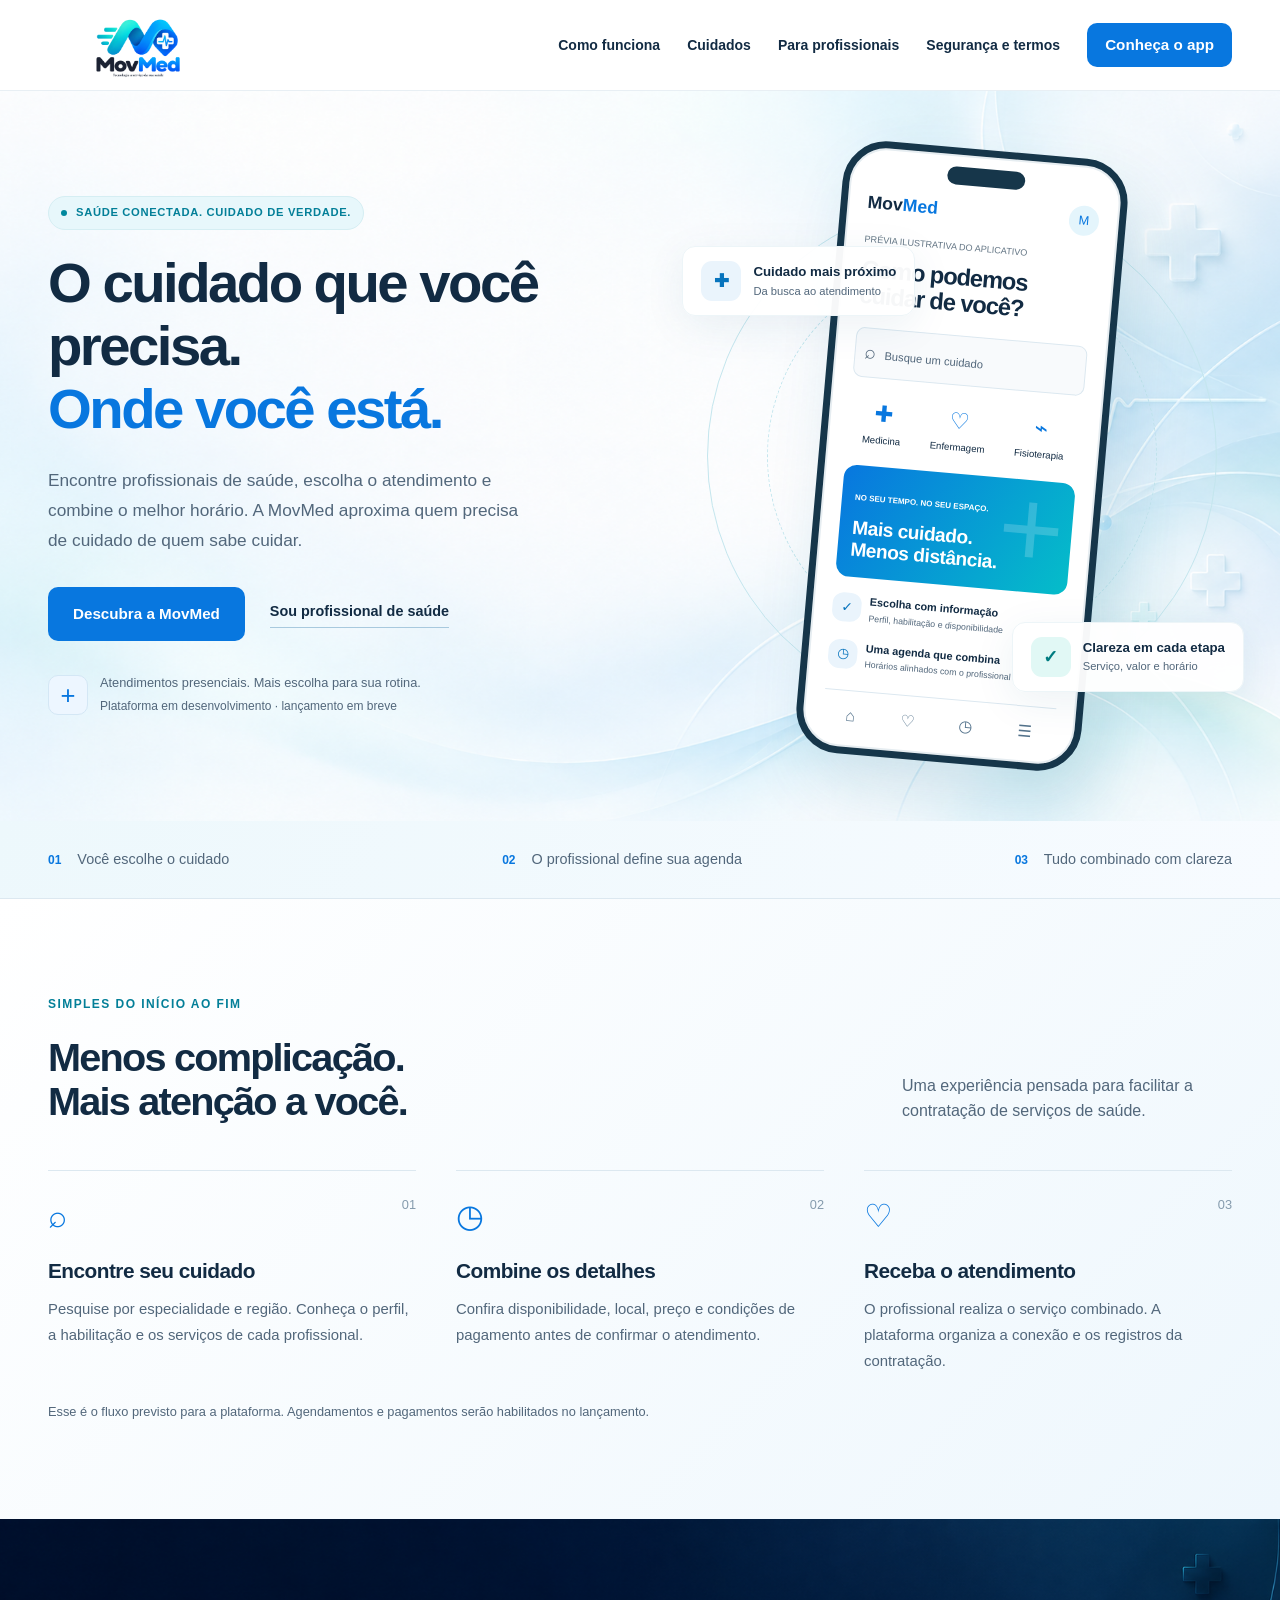
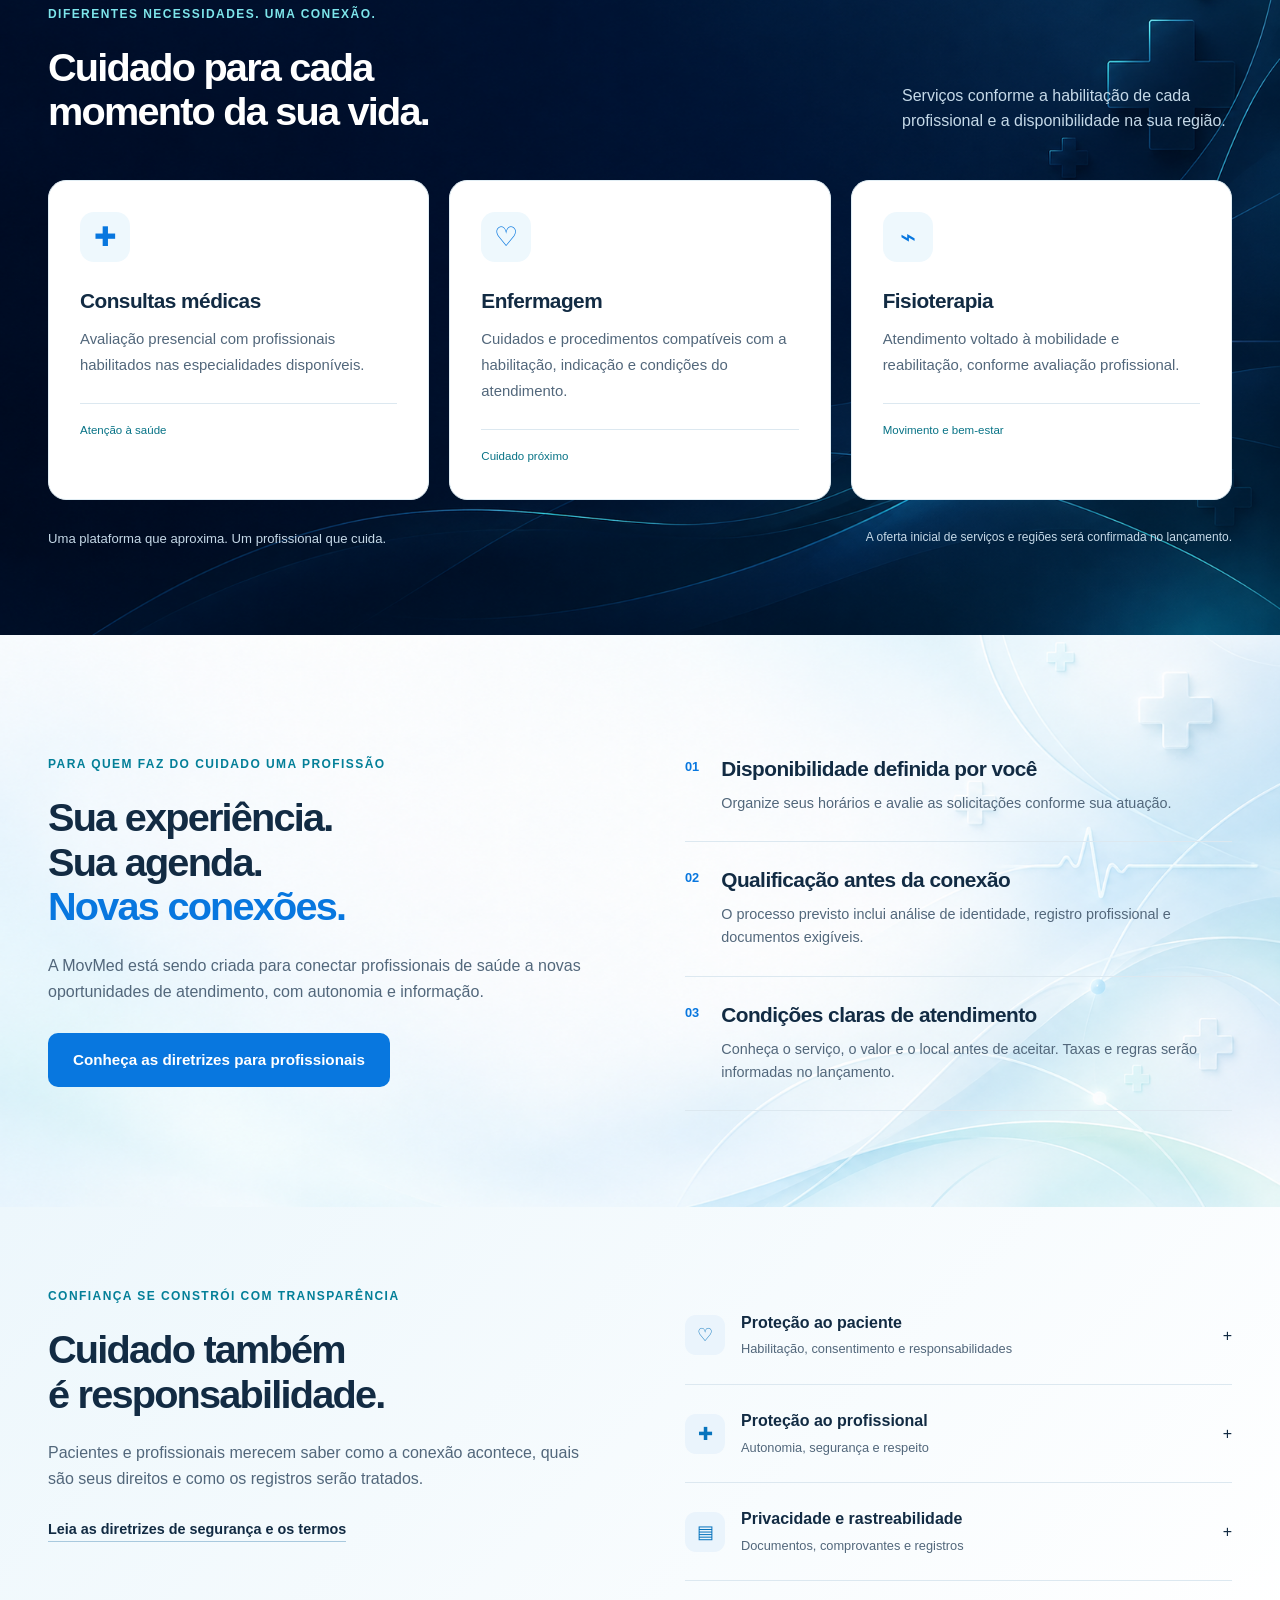
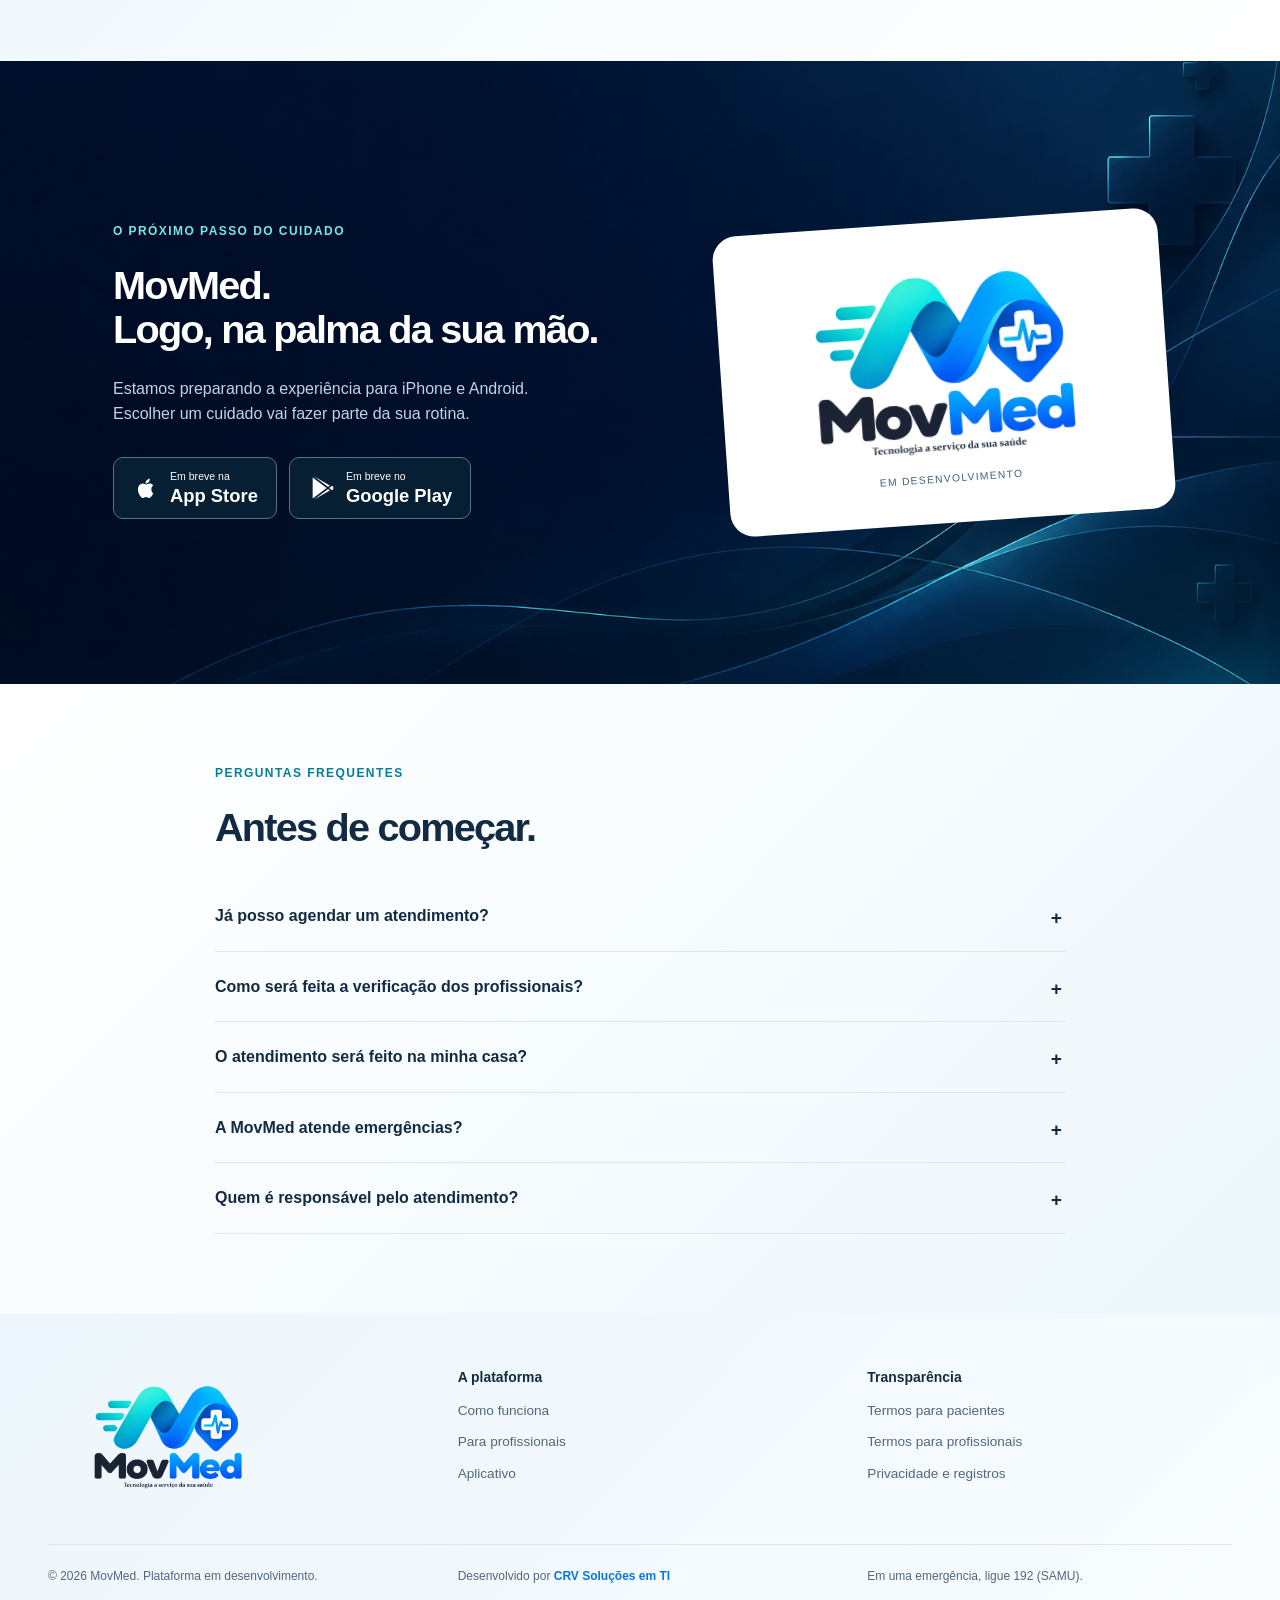
<file: public/index.html>
<!doctype html>
<html lang="pt-BR">
  <head>
    <meta charset="UTF-8" />
    <meta name="viewport" content="width=device-width, initial-scale=1" />
    <meta name="theme-color" content="#087de8" />
    <meta
      name="description"
      content="Conheça a MovMed: uma plataforma em desenvolvimento para conectar pacientes e profissionais de saúde, com escolha de especialidades, horários e serviços."
    />
    <title>MovMed — O cuidado vai até você</title>
    <link rel="icon" href="assets/favicon.svg" type="image/svg+xml" />
    <link rel="stylesheet" href="styles.css" />
    <script src="app.js" defer></script>
  </head>
  <body>
    <a class="skip" href="#conteudo">Pular para o conteúdo</a>
    <header class="header">
      <div class="container nav">
        <a class="brand" href="index.html" aria-label="MovMed, início"
          ><img
            src="assets/logo-movmed.png"
            alt="MovMed — Tecnologia a serviço da sua saúde" /></a
        ><button
          class="menu-toggle"
          aria-expanded="false"
          aria-controls="menu"
          aria-label="Abrir menu"
        >
          ☰
        </button>
        <nav id="menu" aria-label="Principal">
          <a href="index.html#como-funciona">Como funciona</a
          ><a href="index.html#cuidados">Cuidados</a
          ><a href="index.html#profissionais">Para profissionais</a
          ><a href="termos.html">Segurança e termos</a
          ><a class="button small" href="index.html#aplicativo"
            >Conheça o app</a
          >
        </nav>
      </div>
    </header>
    <main id="conteudo">
      <section class="hero">
        <div class="container hero-grid">
          <div class="hero-copy">
            <span class="eyebrow pill"
              ><span></span> SAÚDE CONECTADA. CUIDADO DE VERDADE.</span
            >
            <h1>O cuidado que você precisa.<br /><em>Onde você está.</em></h1>
            <p>
              Encontre profissionais de saúde, escolha o atendimento e combine o
              melhor horário. A MovMed aproxima quem precisa de cuidado de quem
              sabe cuidar.
            </p>
            <div class="hero-actions">
              <a class="button" href="#como-funciona">Descubra a MovMed</a
              ><a class="text-link" href="#profissionais"
                >Sou profissional de saúde</a
              >
            </div>
            <div class="hero-note">
              <span class="mini-cross">+</span
              ><span
                >Atendimentos presenciais. Mais escolha para sua rotina.<small
                  >Plataforma em desenvolvimento · lançamento em breve</small
                ></span
              >
            </div>
          </div>
          <div class="hero-visual">
            <div class="orbit orbit-one"></div>
            <div class="orbit orbit-two"></div>
            <div class="floating-label">
              <span class="icon blue">✚</span>
              <div>
                Cuidado mais próximo<small>Da busca ao atendimento</small>
              </div>
            </div>
            <div class="phone">
              <div class="phone-camera"></div>
              <div class="phone-top">
                <b>Mov<span>Med</span></b
                ><span class="avatar">M</span>
              </div>
              <small class="phone-caption"
                >PRÉVIA ILUSTRATIVA DO APLICATIVO</small
              >
              <h2>Como podemos<br />cuidar de você?</h2>
              <div class="mock-search"><span>⌕</span> Busque um cuidado</div>
              <div class="phone-options">
                <span>✚<small>Medicina</small></span
                ><span>♡<small>Enfermagem</small></span
                ><span>⌁<small>Fisioterapia</small></span>
              </div>
              <div class="phone-feature">
                <span class="tiny-label">NO SEU TEMPO. NO SEU ESPAÇO.</span>
                <h3>Mais cuidado.<br />Menos distância.</h3>
                <span class="feature-plus">+</span>
              </div>
              <div class="mock-result">
                <span class="icon">✓</span>
                <div>
                  <strong>Escolha com informação</strong
                  ><small>Perfil, habilitação e disponibilidade</small>
                </div>
              </div>
              <div class="mock-result">
                <span class="icon">◷</span>
                <div>
                  <strong>Uma agenda que combina</strong
                  ><small>Horários alinhados com o profissional</small>
                </div>
              </div>
              <div class="phone-bottom">
                ⌂ <span>♡</span><span>◷</span><span>☰</span>
              </div>
            </div>
            <div class="floating-label label-bottom">
              <span class="icon cyan">✓</span>
              <div>
                Clareza em cada etapa<small>Serviço, valor e horário</small>
              </div>
            </div>
          </div>
        </div>
      </section>
      <div class="principles container">
        <span><b>01</b> Você escolhe o cuidado</span
        ><span><b>02</b> O profissional define sua agenda</span
        ><span><b>03</b> Tudo combinado com clareza</span>
      </div>
      <section id="como-funciona" class="section container">
        <div class="section-heading">
          <div>
            <span class="eyebrow">SIMPLES DO INÍCIO AO FIM</span>
            <h2>Menos complicação.<br />Mais atenção a você.</h2>
          </div>
          <p>
            Uma experiência pensada para facilitar a contratação de serviços de
            saúde.
          </p>
        </div>
        <div class="steps">
          <article>
            <span class="step-number">01</span>
            <div class="line-icon">⌕</div>
            <h3>Encontre seu cuidado</h3>
            <p>
              Pesquise por especialidade e região. Conheça o perfil, a
              habilitação e os serviços de cada profissional.
            </p>
          </article>
          <article>
            <span class="step-number">02</span>
            <div class="line-icon">◷</div>
            <h3>Combine os detalhes</h3>
            <p>
              Confira disponibilidade, local, preço e condições de pagamento
              antes de confirmar o atendimento.
            </p>
          </article>
          <article>
            <span class="step-number">03</span>
            <div class="line-icon">♡</div>
            <h3>Receba o atendimento</h3>
            <p>
              O profissional realiza o serviço combinado. A plataforma organiza
              a conexão e os registros da contratação.
            </p>
          </article>
        </div>
        <p class="section-note">
          Esse é o fluxo previsto para a plataforma. Agendamentos e pagamentos
          serão habilitados no lançamento.
        </p>
      </section>
      <section class="care-section" id="cuidados">
        <div class="container">
          <div class="section-heading">
            <div>
              <span class="eyebrow">DIFERENTES NECESSIDADES. UMA CONEXÃO.</span>
              <h2>Cuidado para cada<br />momento da sua vida.</h2>
            </div>
            <p>
              Serviços conforme a habilitação de cada profissional e a
              disponibilidade na sua região.
            </p>
          </div>
          <div class="care-grid">
            <article>
              <span class="care-icon">✚</span>
              <h3>Consultas médicas</h3>
              <p>
                Avaliação presencial com profissionais habilitados nas
                especialidades disponíveis.
              </p>
              <span class="care-tag">Atenção à saúde</span>
            </article>
            <article>
              <span class="care-icon">♡</span>
              <h3>Enfermagem</h3>
              <p>
                Cuidados e procedimentos compatíveis com a habilitação,
                indicação e condições do atendimento.
              </p>
              <span class="care-tag">Cuidado próximo</span>
            </article>
            <article>
              <span class="care-icon">⌁</span>
              <h3>Fisioterapia</h3>
              <p>
                Atendimento voltado à mobilidade e reabilitação, conforme
                avaliação profissional.
              </p>
              <span class="care-tag">Movimento e bem-estar</span>
            </article>
          </div>
          <div class="care-foot">
            <span>Uma plataforma que aproxima. Um profissional que cuida.</span
            ><small
              >A oferta inicial de serviços e regiões será confirmada no
              lançamento.</small
            >
          </div>
        </div>
      </section>
      <section id="profissionais" class="section container">
        <div class="professional-panel">
          <div>
            <span class="eyebrow">PARA QUEM FAZ DO CUIDADO UMA PROFISSÃO</span>
            <h2>
              Sua experiência.<br />Sua agenda.<br /><em>Novas conexões.</em>
            </h2>
            <p>
              A MovMed está sendo criada para conectar profissionais de saúde a
              novas oportunidades de atendimento, com autonomia e informação.
            </p>
            <a class="button" href="termos.html#profissionais"
              >Conheça as diretrizes para profissionais</a
            >
          </div>
          <div class="professional-points">
            <article>
              <span>01</span>
              <div>
                <h3>Disponibilidade definida por você</h3>
                <p>
                  Organize seus horários e avalie as solicitações conforme sua
                  atuação.
                </p>
              </div>
            </article>
            <article>
              <span>02</span>
              <div>
                <h3>Qualificação antes da conexão</h3>
                <p>
                  O processo previsto inclui análise de identidade, registro
                  profissional e documentos exigíveis.
                </p>
              </div>
            </article>
            <article>
              <span>03</span>
              <div>
                <h3>Condições claras de atendimento</h3>
                <p>
                  Conheça o serviço, o valor e o local antes de aceitar. Taxas e
                  regras serão informadas no lançamento.
                </p>
              </div>
            </article>
          </div>
        </div>
      </section>
      <section class="trust container">
        <div>
          <span class="eyebrow">CONFIANÇA SE CONSTRÓI COM TRANSPARÊNCIA</span>
          <h2>Cuidado também<br />é responsabilidade.</h2>
          <p>
            Pacientes e profissionais merecem saber como a conexão acontece,
            quais são seus direitos e como os registros serão tratados.
          </p>
          <a class="text-link" href="termos.html"
            >Leia as diretrizes de segurança e os termos</a
          >
        </div>
        <div class="trust-links">
          <a href="termos.html#pacientes"
            ><span class="icon">♡</span>
            <div>
              <strong>Proteção ao paciente</strong
              ><small>Habilitação, consentimento e responsabilidades</small>
            </div>
            <span>+</span></a
          ><a href="termos.html#profissionais"
            ><span class="icon">✚</span>
            <div>
              <strong>Proteção ao profissional</strong
              ><small>Autonomia, segurança e respeito</small>
            </div>
            <span>+</span></a
          ><a href="termos.html#privacidade"
            ><span class="icon">▤</span>
            <div>
              <strong>Privacidade e rastreabilidade</strong
              ><small>Documentos, comprovantes e registros</small>
            </div>
            <span>+</span></a
          >
        </div>
      </section>
      <section id="aplicativo" class="section container">
        <div class="app-panel">
          <div>
            <span class="eyebrow">O PRÓXIMO PASSO DO CUIDADO</span>
            <h2>MovMed.<br />Logo, na palma da sua mão.</h2>
            <p>
              Estamos preparando a experiência para iPhone e Android. Escolher
              um cuidado vai fazer parte da sua rotina.
            </p>
            <div class="store-buttons">
              <button class="store" data-store="App Store">
                <svg viewBox="0 0 24 24" aria-hidden="true">
                  <path
                    d="M16.6 12.8c0-2 1.6-3 1.7-3.1-1-1.4-2.5-1.6-3-1.6-1.3-.1-2.5.8-3.2.8-.6 0-1.7-.8-2.8-.8-1.5 0-2.8.9-3.5 2.1-1.5 2.5-.4 6.2 1 8.2.7 1 1.4 2.1 2.5 2.1 1 0 1.4-.7 2.7-.7 1.2 0 1.6.7 2.7.7s1.8-1 2.5-2c.7-1.1 1-2.1 1-2.2-.1 0-1.6-.6-1.6-3.5ZM14.4 6.8c.6-.8 1-1.8.9-2.8-.9 0-2 .6-2.7 1.4-.6.7-1.1 1.7-1 2.7 1 .1 2-.5 2.8-1.3Z"
                  /></svg
                ><span
                  ><small>Em breve na</small><strong>App Store</strong></span
                ></button
              ><button class="store" data-store="Google Play">
                <svg viewBox="0 0 24 24" aria-hidden="true">
                  <path
                    d="m4 3 12 9L4 21V3Zm1-1 14 8-2 1L5 2Zm0 20 12-9 2 1-14 8Zm13-10 3-2c1 1 1 3 0 4l-3-2Z"
                  /></svg
                ><span
                  ><small>Em breve no</small><strong>Google Play</strong></span
                >
              </button>
            </div>
          </div>
          <div class="app-mark">
            <img src="assets/logo-movmed.png" alt="MovMed" /><span
              >EM DESENVOLVIMENTO</span
            >
          </div>
        </div>
      </section>
      <section class="faq section container">
        <span class="eyebrow">PERGUNTAS FREQUENTES</span>
        <h2>Antes de começar.</h2>
        <details>
          <summary>Já posso agendar um atendimento?</summary>
          <p>
            Ainda não. Este site apresenta a proposta da MovMed. Cadastro,
            contratação, pagamento e atendimento serão disponibilizados na
            plataforma após o lançamento.
          </p>
        </details>
        <details>
          <summary>Como será feita a verificação dos profissionais?</summary>
          <p>
            O processo previsto inclui análise de identidade, habilitação,
            registro no conselho competente e documentos aplicáveis ao serviço.
            Critérios de atualização e acompanhamento serão definidos antes da
            operação. A verificação não representa garantia de resultado
            clínico.
          </p>
        </details>
        <details>
          <summary>O atendimento será feito na minha casa?</summary>
          <p>
            A proposta inclui atendimentos presenciais no local combinado,
            quando o serviço e a avaliação profissional permitirem. A região
            atendida, as condições do ambiente e os procedimentos disponíveis
            serão informados na contratação.
          </p>
        </details>
        <details>
          <summary>A MovMed atende emergências?</summary>
          <p>
            Não. A proposta é para serviços programados. Em urgências ou
            emergências, procure um serviço de emergência ou ligue 192 (SAMU).
          </p>
        </details>
        <details>
          <summary>Quem é responsável pelo atendimento?</summary>
          <p>
            O profissional responde pelos atos de sua atuação, conforme a
            legislação e as normas da profissão. A MovMed tem responsabilidades
            próprias como plataforma. Os termos não excluem direitos legais de
            pacientes ou profissionais.
          </p>
        </details>
      </section>
    </main>
    <footer>
      <div class="container footer-main">
        <a class="footer-brand" href="index.html" aria-label="MovMed, início">
          <img
            src="assets/logo-movmed.png"
            alt="MovMed — Tecnologia a serviço da sua saúde"
            loading="lazy"
          />
        </a>
        <div>
          <strong>A plataforma</strong
          ><a href="index.html#como-funciona">Como funciona</a
          ><a href="index.html#profissionais">Para profissionais</a
          ><a href="index.html#aplicativo">Aplicativo</a>
        </div>
        <div>
          <strong>Transparência</strong
          ><a href="termos.html#pacientes">Termos para pacientes</a
          ><a href="termos.html#profissionais">Termos para profissionais</a
          ><a href="termos.html#privacidade">Privacidade e registros</a>
        </div>
      </div>
      <div class="container footer-bottom">
        <span>© 2026 MovMed. Plataforma em desenvolvimento.</span>
        <span class="developer-credit">
          Desenvolvido por
          <a
            href="https://crvsolucoesti.com"
            target="_blank"
            rel="noopener noreferrer"
            >CRV Soluções em TI</a
          >
        </span>
        <span>Em uma emergência, ligue 192 (SAMU).</span>
      </div>
    </footer>
    <dialog id="store-dialog" aria-labelledby="dialog-title">
      <button class="dialog-close" aria-label="Fechar">×</button
      ><span class="eyebrow">ESTAMOS PREPARANDO TUDO</span>
      <h2 id="dialog-title">Um novo jeito de encontrar cuidado.</h2>
      <p>
        O aplicativo MovMed ainda está em desenvolvimento. O link de download
        será disponibilizado aqui após a publicação na loja.
      </p>
      <button class="button dialog-dismiss">Entendi</button>
    </dialog>
  </body>
</html>
</file>
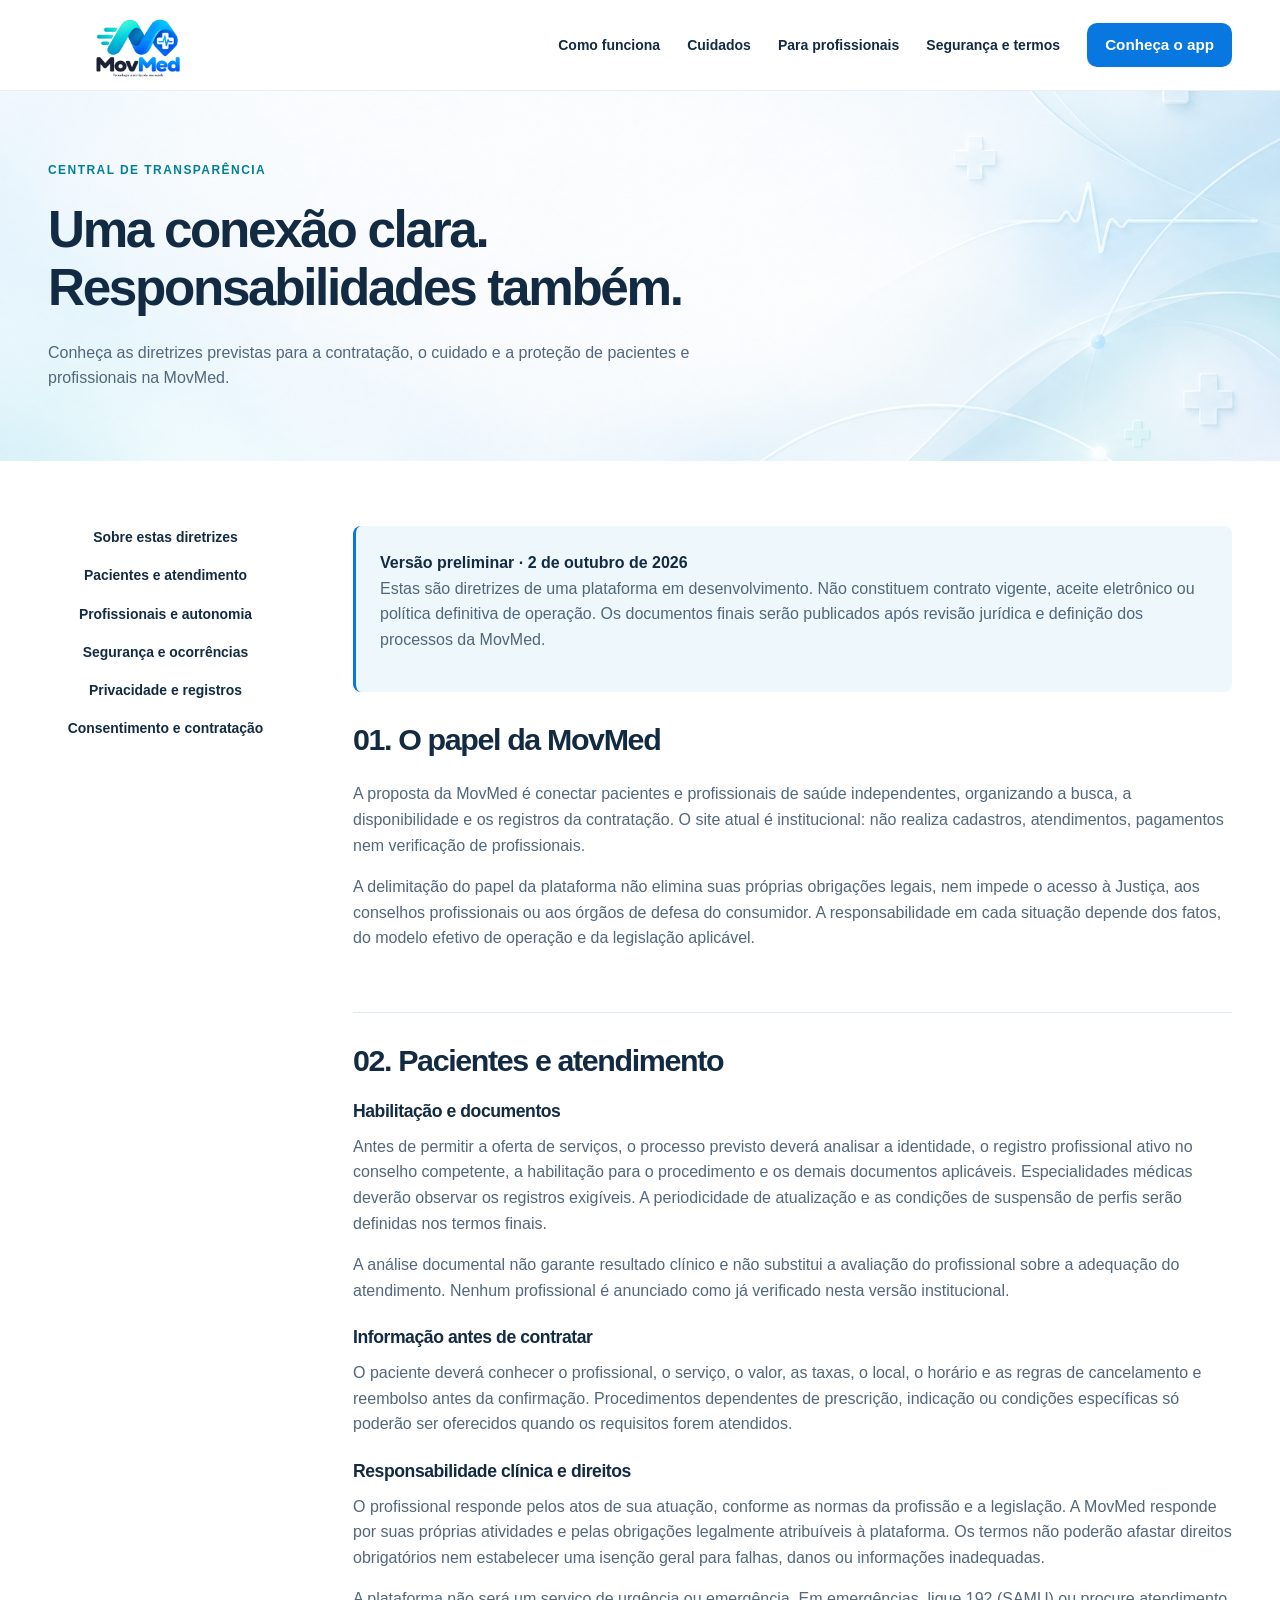
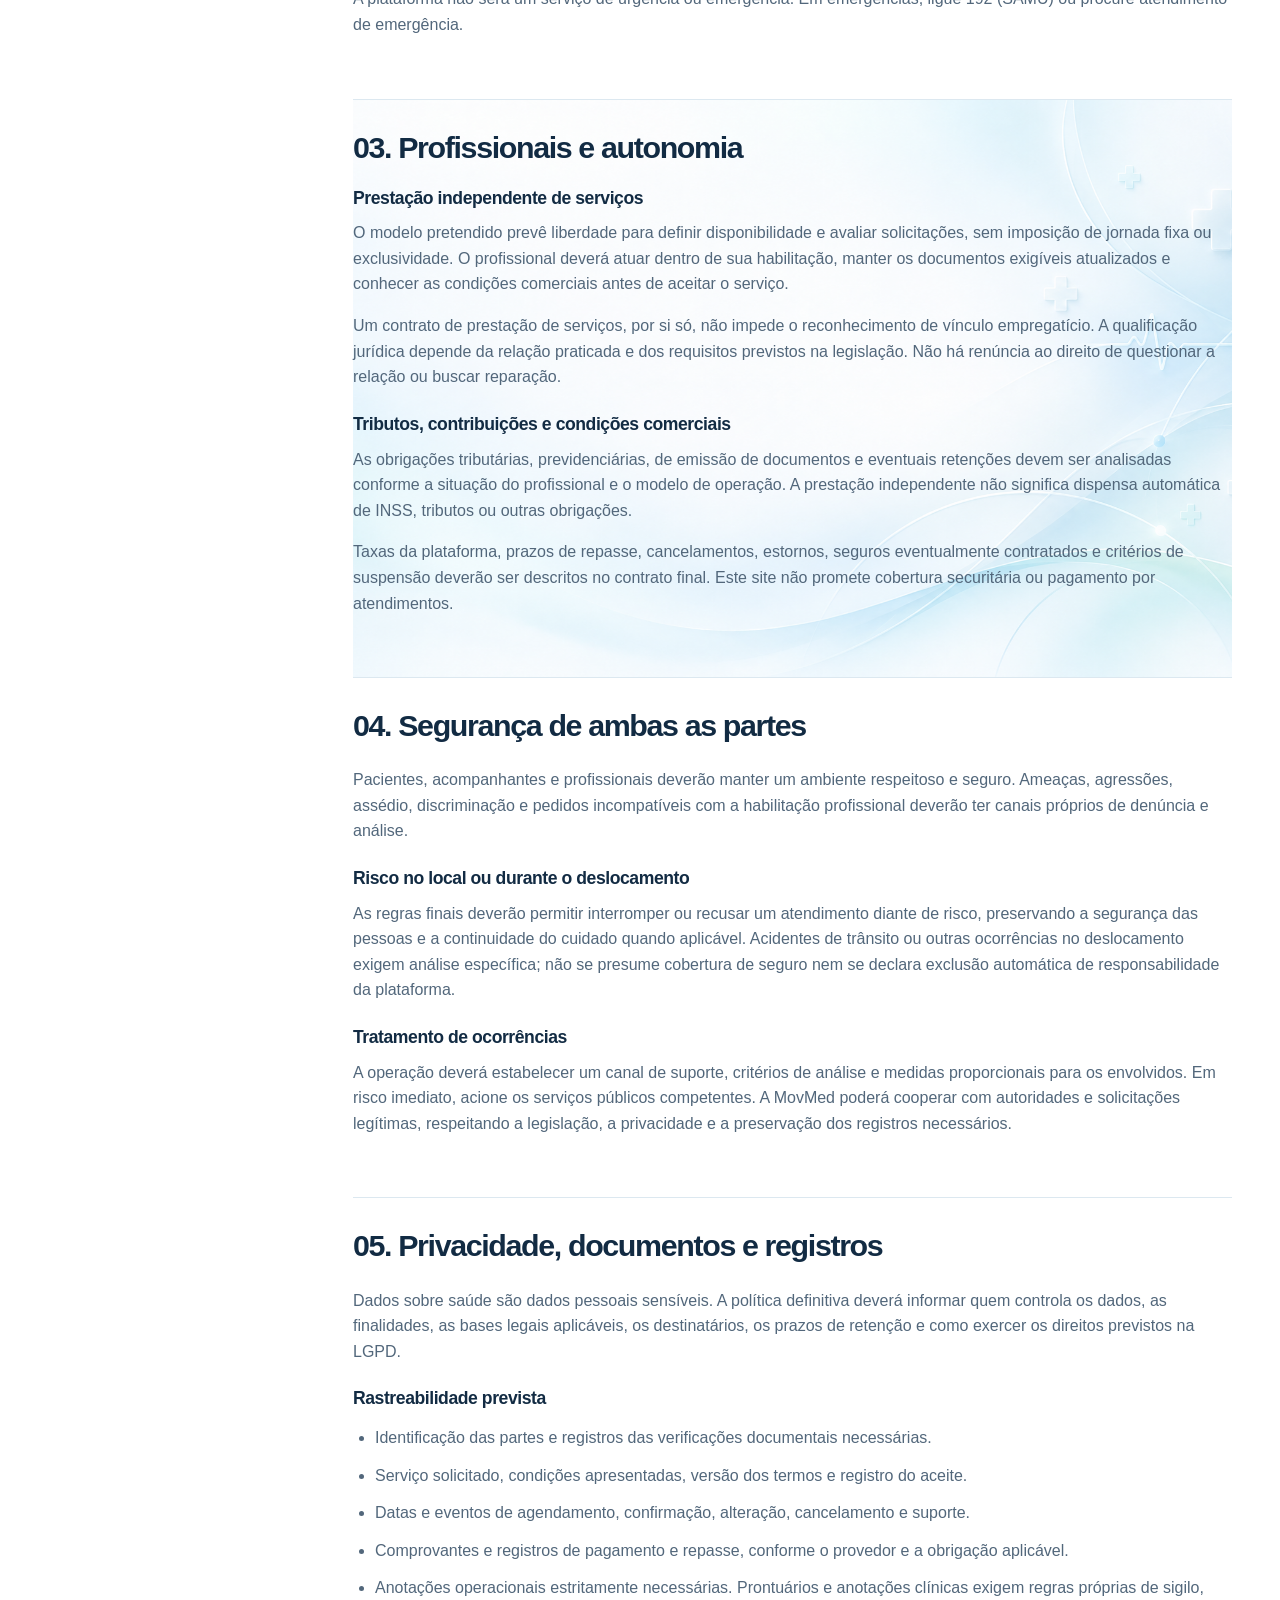
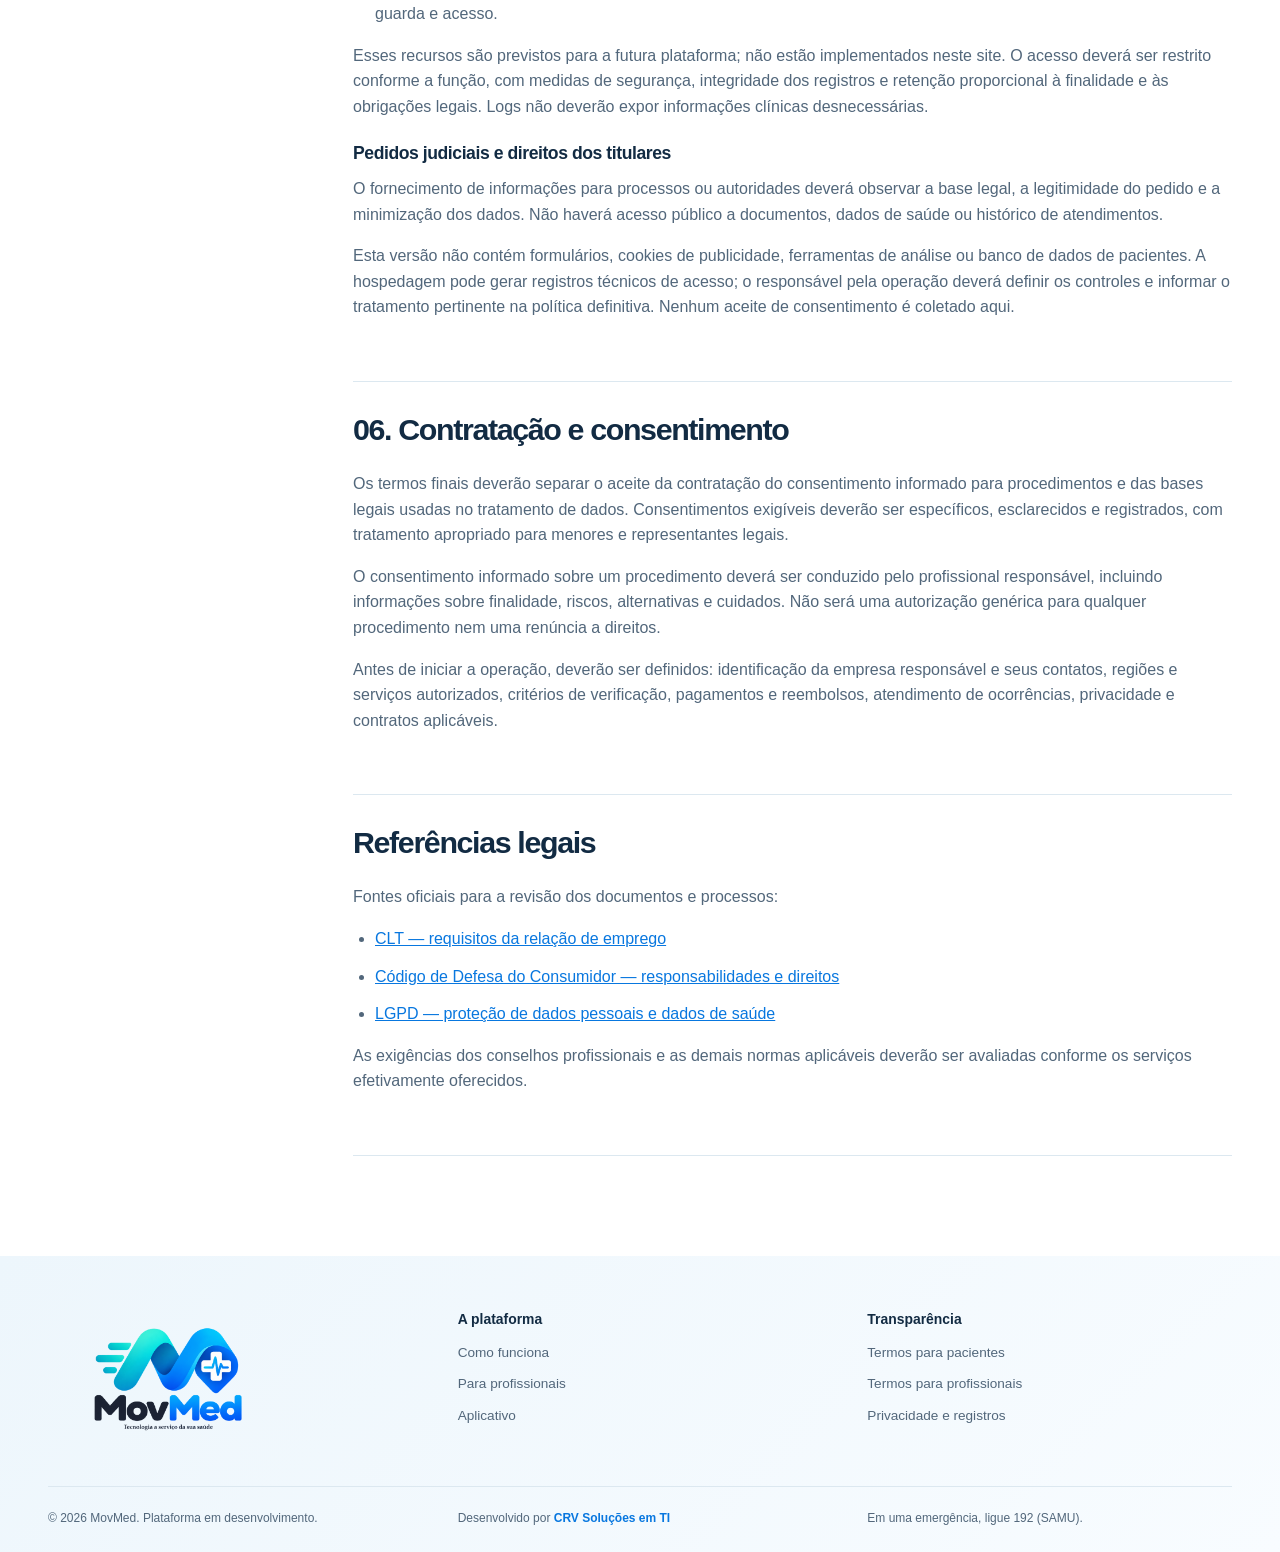
<file: public/termos.html>
<!doctype html>
<html lang="pt-BR">
  <head>
    <meta charset="UTF-8" />
    <meta name="viewport" content="width=device-width, initial-scale=1" />
    <meta name="theme-color" content="#087de8" />
    <meta
      name="description"
      content="Conheça a MovMed: uma plataforma em desenvolvimento para conectar pacientes e profissionais de saúde, com escolha de especialidades, horários e serviços."
    />
    <title>Segurança e termos — MovMed</title>
    <link rel="icon" href="assets/favicon.svg" type="image/svg+xml" />
    <link rel="stylesheet" href="styles.css" />
    <script src="app.js" defer></script>
  </head>
  <body>
    <a class="skip" href="#conteudo">Pular para o conteúdo</a>
    <header class="header">
      <div class="container nav">
        <a class="brand" href="index.html" aria-label="MovMed, início"
          ><img
            src="assets/logo-movmed.png"
            alt="MovMed — Tecnologia a serviço da sua saúde" /></a
        ><button
          class="menu-toggle"
          aria-expanded="false"
          aria-controls="menu"
          aria-label="Abrir menu"
        >
          ☰
        </button>
        <nav id="menu" aria-label="Principal">
          <a href="index.html#como-funciona">Como funciona</a
          ><a href="index.html#cuidados">Cuidados</a
          ><a href="index.html#profissionais">Para profissionais</a
          ><a href="termos.html">Segurança e termos</a
          ><a class="button small" href="index.html#aplicativo"
            >Conheça o app</a
          >
        </nav>
      </div>
    </header>
    <main id="conteudo">
      <section class="legal-hero">
        <div class="container">
          <span class="eyebrow">CENTRAL DE TRANSPARÊNCIA</span>
          <h1>Uma conexão clara.<br />Responsabilidades também.</h1>
          <p>
            Conheça as diretrizes previstas para a contratação, o cuidado e a
            proteção de pacientes e profissionais na MovMed.
          </p>
        </div>
      </section>
      <div class="container legal-layout">
        <nav class="legal-nav" aria-label="Nesta página">
          <a href="#sobre">Sobre estas diretrizes</a
          ><a href="#pacientes">Pacientes e atendimento</a
          ><a href="#profissionais">Profissionais e autonomia</a
          ><a href="#seguranca">Segurança e ocorrências</a
          ><a href="#privacidade">Privacidade e registros</a
          ><a href="#consentimento">Consentimento e contratação</a>
        </nav>
        <div class="legal-content">
          <div class="legal-notice">
            <strong>Versão preliminar · 2 de outubro de 2026</strong>
            <p>
              Estas são diretrizes de uma plataforma em desenvolvimento. Não
              constituem contrato vigente, aceite eletrônico ou política
              definitiva de operação. Os documentos finais serão publicados após
              revisão jurídica e definição dos processos da MovMed.
            </p>
          </div>
          <section id="sobre">
            <h2>01. O papel da MovMed</h2>
            <p>
              A proposta da MovMed é conectar pacientes e profissionais de saúde
              independentes, organizando a busca, a disponibilidade e os
              registros da contratação. O site atual é institucional: não
              realiza cadastros, atendimentos, pagamentos nem verificação de
              profissionais.
            </p>
            <p>
              A delimitação do papel da plataforma não elimina suas próprias
              obrigações legais, nem impede o acesso à Justiça, aos conselhos
              profissionais ou aos órgãos de defesa do consumidor. A
              responsabilidade em cada situação depende dos fatos, do modelo
              efetivo de operação e da legislação aplicável.
            </p>
          </section>
          <section id="pacientes">
            <h2>02. Pacientes e atendimento</h2>
            <h3>Habilitação e documentos</h3>
            <p>
              Antes de permitir a oferta de serviços, o processo previsto deverá
              analisar a identidade, o registro profissional ativo no conselho
              competente, a habilitação para o procedimento e os demais
              documentos aplicáveis. Especialidades médicas deverão observar os
              registros exigíveis. A periodicidade de atualização e as condições
              de suspensão de perfis serão definidas nos termos finais.
            </p>
            <p>
              A análise documental não garante resultado clínico e não substitui
              a avaliação do profissional sobre a adequação do atendimento.
              Nenhum profissional é anunciado como já verificado nesta versão
              institucional.
            </p>
            <h3>Informação antes de contratar</h3>
            <p>
              O paciente deverá conhecer o profissional, o serviço, o valor, as
              taxas, o local, o horário e as regras de cancelamento e reembolso
              antes da confirmação. Procedimentos dependentes de prescrição,
              indicação ou condições específicas só poderão ser oferecidos
              quando os requisitos forem atendidos.
            </p>
            <h3>Responsabilidade clínica e direitos</h3>
            <p>
              O profissional responde pelos atos de sua atuação, conforme as
              normas da profissão e a legislação. A MovMed responde por suas
              próprias atividades e pelas obrigações legalmente atribuíveis à
              plataforma. Os termos não poderão afastar direitos obrigatórios
              nem estabelecer uma isenção geral para falhas, danos ou
              informações inadequadas.
            </p>
            <p>
              A plataforma não será um serviço de urgência ou emergência. Em
              emergências, ligue 192 (SAMU) ou procure atendimento de
              emergência.
            </p>
          </section>
          <section id="profissionais">
            <h2>03. Profissionais e autonomia</h2>
            <h3>Prestação independente de serviços</h3>
            <p>
              O modelo pretendido prevê liberdade para definir disponibilidade e
              avaliar solicitações, sem imposição de jornada fixa ou
              exclusividade. O profissional deverá atuar dentro de sua
              habilitação, manter os documentos exigíveis atualizados e conhecer
              as condições comerciais antes de aceitar o serviço.
            </p>
            <p>
              Um contrato de prestação de serviços, por si só, não impede o
              reconhecimento de vínculo empregatício. A qualificação jurídica
              depende da relação praticada e dos requisitos previstos na
              legislação. Não há renúncia ao direito de questionar a relação ou
              buscar reparação.
            </p>
            <h3>Tributos, contribuições e condições comerciais</h3>
            <p>
              As obrigações tributárias, previdenciárias, de emissão de
              documentos e eventuais retenções devem ser analisadas conforme a
              situação do profissional e o modelo de operação. A prestação
              independente não significa dispensa automática de INSS, tributos
              ou outras obrigações.
            </p>
            <p>
              Taxas da plataforma, prazos de repasse, cancelamentos, estornos,
              seguros eventualmente contratados e critérios de suspensão deverão
              ser descritos no contrato final. Este site não promete cobertura
              securitária ou pagamento por atendimentos.
            </p>
          </section>
          <section id="seguranca">
            <h2>04. Segurança de ambas as partes</h2>
            <p>
              Pacientes, acompanhantes e profissionais deverão manter um
              ambiente respeitoso e seguro. Ameaças, agressões, assédio,
              discriminação e pedidos incompatíveis com a habilitação
              profissional deverão ter canais próprios de denúncia e análise.
            </p>
            <h3>Risco no local ou durante o deslocamento</h3>
            <p>
              As regras finais deverão permitir interromper ou recusar um
              atendimento diante de risco, preservando a segurança das pessoas e
              a continuidade do cuidado quando aplicável. Acidentes de trânsito
              ou outras ocorrências no deslocamento exigem análise específica;
              não se presume cobertura de seguro nem se declara exclusão
              automática de responsabilidade da plataforma.
            </p>
            <h3>Tratamento de ocorrências</h3>
            <p>
              A operação deverá estabelecer um canal de suporte, critérios de
              análise e medidas proporcionais para os envolvidos. Em risco
              imediato, acione os serviços públicos competentes. A MovMed poderá
              cooperar com autoridades e solicitações legítimas, respeitando a
              legislação, a privacidade e a preservação dos registros
              necessários.
            </p>
          </section>
          <section id="privacidade">
            <h2>05. Privacidade, documentos e registros</h2>
            <p>
              Dados sobre saúde são dados pessoais sensíveis. A política
              definitiva deverá informar quem controla os dados, as finalidades,
              as bases legais aplicáveis, os destinatários, os prazos de
              retenção e como exercer os direitos previstos na LGPD.
            </p>
            <h3>Rastreabilidade prevista</h3>
            <ul>
              <li>
                Identificação das partes e registros das verificações
                documentais necessárias.
              </li>
              <li>
                Serviço solicitado, condições apresentadas, versão dos termos e
                registro do aceite.
              </li>
              <li>
                Datas e eventos de agendamento, confirmação, alteração,
                cancelamento e suporte.
              </li>
              <li>
                Comprovantes e registros de pagamento e repasse, conforme o
                provedor e a obrigação aplicável.
              </li>
              <li>
                Anotações operacionais estritamente necessárias. Prontuários e
                anotações clínicas exigem regras próprias de sigilo, guarda e
                acesso.
              </li>
            </ul>
            <p>
              Esses recursos são previstos para a futura plataforma; não estão
              implementados neste site. O acesso deverá ser restrito conforme a
              função, com medidas de segurança, integridade dos registros e
              retenção proporcional à finalidade e às obrigações legais. Logs
              não deverão expor informações clínicas desnecessárias.
            </p>
            <h3>Pedidos judiciais e direitos dos titulares</h3>
            <p>
              O fornecimento de informações para processos ou autoridades deverá
              observar a base legal, a legitimidade do pedido e a minimização
              dos dados. Não haverá acesso público a documentos, dados de saúde
              ou histórico de atendimentos.
            </p>
            <p>
              Esta versão não contém formulários, cookies de publicidade,
              ferramentas de análise ou banco de dados de pacientes. A
              hospedagem pode gerar registros técnicos de acesso; o responsável
              pela operação deverá definir os controles e informar o tratamento
              pertinente na política definitiva. Nenhum aceite de consentimento
              é coletado aqui.
            </p>
          </section>
          <section id="consentimento">
            <h2>06. Contratação e consentimento</h2>
            <p>
              Os termos finais deverão separar o aceite da contratação do
              consentimento informado para procedimentos e das bases legais
              usadas no tratamento de dados. Consentimentos exigíveis deverão
              ser específicos, esclarecidos e registrados, com tratamento
              apropriado para menores e representantes legais.
            </p>
            <p>
              O consentimento informado sobre um procedimento deverá ser
              conduzido pelo profissional responsável, incluindo informações
              sobre finalidade, riscos, alternativas e cuidados. Não será uma
              autorização genérica para qualquer procedimento nem uma renúncia a
              direitos.
            </p>
            <p>
              Antes de iniciar a operação, deverão ser definidos: identificação
              da empresa responsável e seus contatos, regiões e serviços
              autorizados, critérios de verificação, pagamentos e reembolsos,
              atendimento de ocorrências, privacidade e contratos aplicáveis.
            </p>
          </section>
          <section class="sources">
            <h2>Referências legais</h2>
            <p>Fontes oficiais para a revisão dos documentos e processos:</p>
            <ul>
              <li>
                <a
                  href="https://www.planalto.gov.br/ccivil_03/decreto-lei/del5452compilado.htm"
                  target="_blank"
                  rel="noopener noreferrer"
                  >CLT — requisitos da relação de emprego</a
                >
              </li>
              <li>
                <a
                  href="https://www.planalto.gov.br/ccivil_03/leis/l8078compilado.htm"
                  target="_blank"
                  rel="noopener noreferrer"
                  >Código de Defesa do Consumidor — responsabilidades e
                  direitos</a
                >
              </li>
              <li>
                <a
                  href="https://www.planalto.gov.br/ccivil_03/_ato2015-2018/2018/lei/l13709.htm"
                  target="_blank"
                  rel="noopener noreferrer"
                  >LGPD — proteção de dados pessoais e dados de saúde</a
                >
              </li>
            </ul>
            <p>
              As exigências dos conselhos profissionais e as demais normas
              aplicáveis deverão ser avaliadas conforme os serviços efetivamente
              oferecidos.
            </p>
          </section>
        </div>
      </div>
    </main>
    <footer>
      <div class="container footer-main">
        <a class="footer-brand" href="index.html" aria-label="MovMed, início">
          <img
            src="assets/logo-movmed.png"
            alt="MovMed — Tecnologia a serviço da sua saúde"
            loading="lazy"
          />
        </a>
        <div>
          <strong>A plataforma</strong
          ><a href="index.html#como-funciona">Como funciona</a
          ><a href="index.html#profissionais">Para profissionais</a
          ><a href="index.html#aplicativo">Aplicativo</a>
        </div>
        <div>
          <strong>Transparência</strong
          ><a href="termos.html#pacientes">Termos para pacientes</a
          ><a href="termos.html#profissionais">Termos para profissionais</a
          ><a href="termos.html#privacidade">Privacidade e registros</a>
        </div>
      </div>
      <div class="container footer-bottom">
        <span>© 2026 MovMed. Plataforma em desenvolvimento.</span>
        <span class="developer-credit">
          Desenvolvido por
          <a
            href="https://crvsolucoesti.com"
            target="_blank"
            rel="noopener noreferrer"
            >CRV Soluções em TI</a
          >
        </span>
        <span>Em uma emergência, ligue 192 (SAMU).</span>
      </div>
    </footer>
    <dialog id="store-dialog" aria-labelledby="dialog-title">
      <button class="dialog-close" aria-label="Fechar">×</button
      ><span class="eyebrow">ESTAMOS PREPARANDO TUDO</span>
      <h2 id="dialog-title">Um novo jeito de encontrar cuidado.</h2>
      <p>
        O aplicativo MovMed ainda está em desenvolvimento. O link de download
        será disponibilizado aqui após a publicação na loja.
      </p>
      <button class="button dialog-dismiss">Entendi</button>
    </dialog>
  </body>
</html>
</file>
<file: public/styles.css>
:root {
  --ink: #122b43;
  --muted: #52677b;
  --blue: #0877df;
  --cyan: #03bcbf;
  --line: #dce8f0;
  --pale: #f1f8fc;
}
* {
  box-sizing: border-box;
}
html {
  scroll-behavior: smooth;
  scroll-padding-top: 110px;
}
body {
  margin: 0;
  color: var(--ink);
  font-family: Inter, "Segoe UI", Arial, sans-serif;
  font-size: 16px;
  line-height: 1.6;
  background: #fff;
}
a {
  color: inherit;
  text-decoration: none;
}
button {
  font: inherit;
  cursor: pointer;
}
button,
a,
summary {
  -webkit-tap-highlight-color: transparent;
}
:focus-visible {
  outline: 3px solid #008caa;
  outline-offset: 5px;
}
h1,
h2,
h3,
p {
  margin: 0;
}
h1,
h2,
h3 {
  line-height: 1.12;
  letter-spacing: -0.045em;
}
h1 {
  font-size: clamp(2.7rem, 4.4vw, 4.5rem);
  font-weight: 750;
}
h2 {
  font-size: clamp(2rem, 3.1vw, 3rem);
  font-weight: 730;
}
h3 {
  font-size: 1.3rem;
  letter-spacing: -0.025em;
}
em {
  font-style: normal;
  color: var(--blue);
}
p {
  color: var(--muted);
}
.container {
  width: min(1200px, calc(100% - 96px));
  margin-inline: auto;
}
.header {
  position: sticky;
  top: 0;
  z-index: 20;
  background: #ffffffed;
  border-bottom: 1px solid #e8eff4;
  backdrop-filter: blur(18px);
}
.nav {
  height: 90px;
  display: flex;
  justify-content: space-between;
  align-items: center;
  gap: 24px;
}
.brand {
  display: flex;
  align-items: center;
  width: 180px;
  height: 76px;
  flex-shrink: 0;
}
.brand img {
  display: block;
  width: 100%;
  height: 100%;
  object-fit: contain;
  margin: 0;
}
nav {
  display: flex;
  align-items: center;
  gap: 27px;
  font-size: 0.875rem;
  font-weight: 600;
}
nav a:hover,
.text-link:hover {
  color: var(--blue);
}
.button {
  display: inline-flex;
  align-items: center;
  justify-content: center;
  min-height: 54px;
  padding: 14px 25px;
  border: 0;
  border-radius: 10px;
  background: var(--blue);
  color: white;
  font-weight: 650;
  font-size: 0.95rem;
  transition:
    background 0.2s,
    transform 0.2s;
}
.button:hover {
  background: #075eb4;
  transform: translateY(-2px);
  color: white;
}
.small {
  min-height: 44px;
  padding: 10px 18px;
}
.menu-toggle {
  display: none;
  border: 0;
  background: transparent;
  font-size: 1.5rem;
}
.skip {
  position: fixed;
  top: -80px;
  left: 20px;
  z-index: 100;
  padding: 12px;
  background: white;
}
.skip:focus {
  top: 10px;
}
/* Apresentação: fundo claro em toda a largura. */
.hero {
  overflow: hidden;
  background-color: #f5fbff;
  background-image: url("assets/fundo1.png");
  background-repeat: no-repeat;
  background-position: center;
  background-size: cover;
}
.hero-grid {
  min-height: 705px;
  display: grid;
  grid-template-columns: 1.12fr 1fr;
  gap: 40px;
  align-items: center;
  padding-block: 58px;
}
.eyebrow {
  display: block;
  font-size: 0.75rem;
  letter-spacing: 0.12em;
  font-weight: 750;
  color: #037f98;
  margin-bottom: 21px;
}
.pill {
  width: fit-content;
  display: flex;
  align-items: center;
  gap: 9px;
  padding: 7px 12px;
  background: #e7f7fb;
  border: 1px solid #d5eef3;
  border-radius: 30px;
  letter-spacing: 0.06em;
  font-size: 0.7rem;
}
.pill span {
  width: 6px;
  height: 6px;
  border-radius: 50%;
  background: #00889d;
}
.hero-copy h1 {
  margin-bottom: 25px;
}
.hero-copy > p {
  max-width: 475px;
  font-size: 1.08rem;
  line-height: 1.75;
}
.hero-actions {
  display: flex;
  gap: 25px;
  align-items: center;
  flex-wrap: wrap;
  margin: 32px 0;
}
.text-link {
  font-size: 0.9rem;
  font-weight: 650;
  border-bottom: 1px solid #a8c9de;
  padding-bottom: 4px;
}
.hero-note {
  display: flex;
  align-items: center;
  gap: 12px;
  font-size: 0.8rem;
  color: var(--muted);
}
.hero-note small {
  display: block;
  font-size: 0.75rem;
  margin-top: 3px;
}
.mini-cross {
  color: var(--blue);
  background: #edf6ff;
  border: 1px solid #d4e7f5;
  border-radius: 10px;
  width: 40px;
  height: 40px;
  text-align: center;
  font-size: 1.6rem;
  line-height: 38px;
}
.hero-visual {
  position: relative;
  min-height: 570px;
  display: grid;
  place-items: center;
}
.orbit {
  position: absolute;
  width: 510px;
  height: 510px;
  border: 1px solid #c4e6ee;
  border-radius: 50%;
}
.orbit-two {
  width: 390px;
  height: 390px;
  border-style: dashed;
  transform: rotate(20deg);
}
.phone {
  position: relative;
  width: 286px;
  padding: 40px 20px 18px;
  border: 7px solid #16364a;
  border-radius: 44px;
  background: white;
  box-shadow:
    18px 30px 65px #10688925,
    inset 0 0 0 2px #e6edf1;
  transform: rotate(5deg);
}
.phone-camera {
  position: absolute;
  top: 12px;
  left: 50%;
  transform: translateX(-50%);
  background: #16364a;
  width: 78px;
  height: 18px;
  border-radius: 20px;
}
.phone-top {
  display: flex;
  align-items: center;
  justify-content: space-between;
  font-size: 1.1rem;
}
.phone-top b span {
  color: var(--blue);
}
.avatar {
  background: #e4f5fc;
  color: var(--blue);
  border-radius: 50%;
  width: 30px;
  height: 30px;
  text-align: center;
  font-size: 0.8rem;
  line-height: 30px;
}
.phone-caption {
  font-size: 0.57rem;
  color: #637584;
  display: block;
  margin-top: 15px;
}
.phone h2 {
  font-size: 1.48rem;
  margin-block: 9px 18px;
}
.mock-search {
  border: 1px solid var(--line);
  background: #f8fafc;
  border-radius: 9px;
  padding: 9px;
  font-size: 0.7rem;
  color: var(--muted);
}
.mock-search span {
  font-size: 1.2rem;
  padding-right: 6px;
}
.phone-options {
  display: flex;
  justify-content: space-around;
  margin: 18px 0;
}
.phone-options > span {
  font-size: 1.4rem;
  color: var(--blue);
  text-align: center;
}
.phone-options small {
  display: block;
  color: var(--ink);
  font-size: 0.6rem;
}
.phone-feature {
  position: relative;
  overflow: hidden;
  padding: 17px 13px;
  background: linear-gradient(120deg, #0877df, #05bdc9);
  border-radius: 13px;
  color: white;
}
.tiny-label {
  font-size: 0.5rem;
  font-weight: 650;
}
.phone-feature h3 {
  margin-top: 10px;
  font-size: 1.2rem;
}
.feature-plus {
  position: absolute;
  right: 8px;
  bottom: -26px;
  font-size: 7rem;
  color: #ffffff30;
}
.mock-result {
  display: flex;
  align-items: center;
  gap: 8px;
  margin-top: 15px;
}
.mock-result strong {
  font-size: 0.68rem;
  display: block;
}
.mock-result small {
  font-size: 0.55rem;
  display: block;
  color: var(--muted);
}
.icon {
  display: grid;
  place-items: center;
  width: 40px;
  height: 40px;
  flex-shrink: 0;
  background: #eaf4fc;
  color: #0874bd;
  border-radius: 11px;
  font-size: 1.1rem;
}
.mock-result .icon {
  width: 29px;
  height: 29px;
  font-size: 0.85rem;
}
.phone-bottom {
  display: flex;
  justify-content: space-around;
  border-top: 1px solid var(--line);
  padding-top: 12px;
  margin-top: 20px;
  color: #53728b;
}
.floating-label {
  position: absolute;
  z-index: 2;
  left: -10px;
  top: 97px;
  display: flex;
  align-items: center;
  gap: 12px;
  padding: 14px 18px;
  background: #fffffff5;
  box-shadow: 0 10px 40px #1b5b7b14;
  border: 1px solid #edf5f8;
  border-radius: 13px;
  font-size: 0.83rem;
  font-weight: 650;
}
.floating-label small {
  font-size: 0.7rem;
  font-weight: 400;
  color: var(--muted);
  display: block;
}
.label-bottom {
  top: auto;
  left: auto;
  right: -12px;
  bottom: 71px;
}
.cyan {
  background: #e1f8f5;
  color: #007c80;
}
.principles {
  display: flex;
  justify-content: space-between;
  gap: 24px;
  padding: 27px 0;
  border-bottom: 1px solid var(--line);
  font-size: 0.9rem;
  color: var(--muted);
}
.principles b {
  font-size: 0.75rem;
  color: var(--blue);
  margin-right: 12px;
}
.section {
  padding-block: 96px;
}
.section-heading {
  display: flex;
  justify-content: space-between;
  gap: 40px;
  align-items: end;
  margin-bottom: 46px;
}
.section-heading > p {
  max-width: 330px;
}
.steps {
  display: grid;
  grid-template-columns: repeat(3, 1fr);
  gap: 40px;
}
.steps article {
  position: relative;
  padding-top: 20px;
  border-top: 1px solid var(--line);
}
.step-number {
  position: absolute;
  top: 24px;
  right: 0;
  font-size: 0.8rem;
  color: #859bad;
}
.line-icon {
  font-size: 2rem;
  color: var(--blue);
  margin-bottom: 17px;
}
.steps h3,
.care-grid h3 {
  margin-bottom: 14px;
}
.steps p,
.care-grid p {
  font-size: 0.93rem;
  line-height: 1.75;
}
.section-note {
  margin-top: 28px;
  font-size: 0.8rem;
}
/* Cuidados: fundo escuro; os cartões continuam claros. */
.care-section {
  padding-block: 86px;
  background-color: #061a32;
  background-image: url("assets/fundo2.png");
  background-repeat: no-repeat;
  background-position: center;
  background-size: cover;
}

.care-section .section-heading h2 {
  color: #ffffff;
}

.care-section .eyebrow {
  color: #7de5eb;
}

.care-section .section-heading > p,
.care-section .care-foot {
  color: #c5d9e8;
}

.care-section .care-grid article {
  color: var(--ink);
}
.care-grid {
  display: grid;
  grid-template-columns: repeat(3, 1fr);
  gap: 20px;
}
.care-grid article {
  background: white;
  border: 1px solid #e0edf4;
  border-radius: 18px;
  padding: 31px;
}
.care-icon {
  display: grid;
  place-items: center;
  color: var(--blue);
  background: #eef8fd;
  width: 50px;
  height: 50px;
  border-radius: 14px;
  font-size: 1.7rem;
  margin-bottom: 27px;
}
.care-tag {
  display: inline-block;
  font-size: 0.72rem;
  color: #087386;
  border-top: 1px solid var(--line);
  width: 100%;
  margin-top: 25px;
  padding-top: 17px;
}
.care-foot {
  display: flex;
  justify-content: space-between;
  gap: 25px;
  margin-top: 28px;
  color: var(--muted);
  font-size: 0.82rem;
}
.care-foot small {
  font-size: 0.75rem;
}
.professional-panel {
  display: grid;
  grid-template-columns: 1fr 1fr;
  gap: 90px;
  align-items: center;
}
.professional-panel h2 {
  margin-bottom: 25px;
}
.professional-panel p {
  margin-bottom: 28px;
}
.professional-points article {
  display: flex;
  gap: 22px;
  padding-block: 26px;
  border-bottom: 1px solid var(--line);
}
.professional-points article > span {
  color: var(--blue);
  font-size: 0.8rem;
  font-weight: 650;
}
.professional-points h3 {
  margin-bottom: 12px;
}
.professional-points p {
  margin: 0;
  font-size: 0.9rem;
}
.trust {
  padding-block: 55px 85px;
  display: grid;
  grid-template-columns: 1fr 1fr;
  gap: 90px;
}
.trust h2 {
  margin-bottom: 24px;
}
.trust p {
  margin-bottom: 25px;
}
.trust-links {
  align-self: center;
}
.trust-links a {
  display: flex;
  align-items: center;
  gap: 16px;
  padding-block: 23px;
  border-bottom: 1px solid var(--line);
  transition: color 0.2s;
}
.trust-links a:hover {
  color: var(--blue);
}
.trust-links strong {
  display: block;
  font-size: 1rem;
}
.trust-links small {
  font-size: 0.8rem;
  color: var(--muted);
}
.trust-links a > span:last-child {
  margin-left: auto;
}
.app-panel {
  border-radius: 27px;
  padding: 65px;
  background: transparent;
  color: white;
  display: grid;
  grid-template-columns: 1.25fr 1fr;
  gap: 50px;
  overflow: hidden;
}
.app-panel .eyebrow {
  color: #72e8e7;
}
.app-panel h2 {
  margin-bottom: 24px;
}
.app-panel p {
  color: #c0d5e4;
  max-width: 430px;
}
.store-buttons {
  display: flex;
  flex-wrap: wrap;
  gap: 12px;
  margin-top: 30px;
}
.store {
  background: #071f33;
  border: 1px solid #5b7182;
  border-radius: 10px;
  padding: 9px 18px;
  color: white;
  display: flex;
  align-items: center;
  gap: 10px;
  text-align: left;
  min-height: 62px;
}
.store:hover {
  border-color: #75e4eb;
}
.store svg {
  width: 28px;
  height: 28px;
  fill: currentColor;
}
.store small {
  display: block;
  font-size: 0.66rem;
}
.store strong {
  display: block;
  line-height: 1.2;
  font-size: 1.15rem;
}
.app-mark {
  background: #fff;
  border-radius: 24px;
  display: flex;
  flex-direction: column;
  justify-content: center;
  align-items: center;
  transform: rotate(-4deg);
  padding: 15px;
}
.app-mark img {
  width: 100%;
}
.app-mark span {
  font-size: 0.65rem;
  color: #3f6577;
  letter-spacing: 0.12em;
  margin-bottom: 20px;
}
.faq {
  max-width: 850px;
  padding-top: 10px;
}
.faq h2 {
  margin-bottom: 32px;
}
details {
  border-bottom: 1px solid var(--line);
}
summary {
  position: relative;
  cursor: pointer;
  padding: 22px 35px 22px 0;
  list-style: none;
  font-weight: 600;
}
summary::-webkit-details-marker {
  display: none;
}
summary::after {
  content: "+";
  position: absolute;
  right: 3px;
  font-size: 1.2rem;
}
details[open] summary::after {
  content: "−";
}
details p {
  padding-bottom: 25px;
  font-size: 0.93rem;
}
footer {
  background: linear-gradient(135deg, #edf6fc, #f8fcff);
  padding: 50px 0 24px;
}
.footer-main {
  display: grid;
  grid-template-columns: 2fr 1fr 1fr;
  gap: 45px;
}
.footer-brand {
  display: block;
  width: 240px;
  max-width: 100%;
  align-self: start;
}
.footer-brand img {
  display: block;
  width: 100%;
  height: auto;
}
.footer-main div a {
  display: block;
  font-size: 0.85rem;
  color: var(--muted);
  margin-top: 10px;
}
.footer-main strong {
  font-size: 0.87rem;
}
.footer-bottom {
  display: flex;
  flex-wrap: wrap;
  align-items: center;
  justify-content: space-between;
  gap: 25px;
  font-size: 0.75rem;
  color: var(--muted);
  border-top: 1px solid var(--line);
  margin-top: 45px;
  padding-top: 22px;
}
dialog {
  border: 1px solid var(--line);
  border-radius: 22px;
  padding: 45px;
  width: min(520px, calc(100% - 30px));
  color: var(--ink);
}
dialog::backdrop {
  background: #08273ab3;
  backdrop-filter: blur(6px);
}
dialog h2 {
  font-size: 2rem;
  margin-bottom: 20px;
}
dialog p {
  margin-bottom: 24px;
}
.dialog-close {
  position: absolute;
  right: 14px;
  top: 7px;
  background: none;
  border: 0;
  font-size: 1.7rem;
  color: var(--ink);
}
.legal-hero {
  background: #f5fbff url("assets/fundo1.png") center / cover no-repeat;
  padding: 70px 0;
}
.legal-hero h1 {
  font-size: clamp(2.5rem, 4vw, 4rem);
  margin-bottom: 24px;
}
.legal-hero p {
  max-width: 730px;
}
.legal-layout {
  display: grid;
  grid-template-columns: 235px 1fr;
  gap: 70px;
  padding-block: 65px 100px;
}
.legal-nav {
  position: sticky;
  top: 125px;
  align-self: start;
  display: flex;
  flex-direction: column;
  gap: 16px;
  font-size: 0.87rem;
}
.legal-content h2 {
  font-size: 1.9rem;
  margin-bottom: 25px;
}
.legal-content h3 {
  font-size: 1.1rem;
  margin: 25px 0 12px;
}
.legal-content section {
  padding-top: 30px;
  padding-bottom: 45px;
  border-bottom: 1px solid var(--line);
  scroll-margin-top: 110px;
}
.legal-content p {
  margin-bottom: 16px;
}
.legal-content ul {
  color: var(--muted);
  padding-left: 22px;
}
.legal-content li {
  margin-bottom: 12px;
}
.legal-notice {
  background: #edf7fc;
  padding: 24px;
  border-left: 3px solid var(--blue);
  border-radius: 8px;
}
.sources a {
  color: var(--blue);
  text-decoration: underline;
}

/* =========================================================
   Fundos e conteúdo centralizado
   ========================================================= */

:root {
  --page-gutter: 48px;
}

main > .section.container,
main > .trust.container,
main > .principles.container {
  width: 100%;
  max-width: none;
  margin-inline: 0;
  padding-inline: max(
    var(--page-gutter),
    calc((100% - 1200px) / 2)
  );
}

main > .principles.container {
  background: linear-gradient(120deg, #edf8fc, #f7fbff);
}

#como-funciona {
  background: linear-gradient(135deg, #ffffff, #eef7fd);
}

#profissionais {
  background-color: #f5fbff;
  background-image: url("assets/fundo1.png");
  background-repeat: no-repeat;
  background-position: center;
  background-size: cover;
}

main > .trust.container {
  padding-block: 80px;
  background: linear-gradient(135deg, #edf7fc, #ffffff);
}

#aplicativo {
  background-color: #061a32;
  background-image: url("assets/fundo2.png");
  background-repeat: no-repeat;
  background-position: center;
  background-size: cover;
}

#aplicativo .app-panel {
  background: transparent;
}

main > .faq.container {
  padding-block: 80px;
  padding-inline: max(
    var(--page-gutter),
    calc((100% - 850px) / 2)
  );
  background: linear-gradient(135deg, #ffffff, #edf7fc);
}

/* =========================================================
   Rodapé: mesmas três colunas nas duas partes
   ========================================================= */

.footer-main,
.footer-bottom {
  display: grid;
  grid-template-columns: repeat(3, minmax(0, 1fr));
  gap: 45px;
  align-items: start;
  text-align: left;
}

.footer-bottom > span {
  min-width: 0;
}

.developer-credit a {
  color: var(--blue);
  font-weight: 650;
}

.developer-credit a,
.developer-credit a:hover {
  text-decoration: none;
}

/* =========================================================
   Telas grandes
   ========================================================= */

@media (min-width: 1500px) {
  .hero-grid {
    min-height: 760px;
  }
}

/* =========================================================
   Até 1050px
   ========================================================= */

@media (max-width: 1050px) {
  :root {
    --page-gutter: 28px;
  }

  .container {
    width: calc(100% - 56px);
  }

  nav {
    gap: 16px;
    font-size: 0.8rem;
  }

  .hero-grid {
    gap: 20px;
  }

  .floating-label {
    left: -4px;
    padding: 10px;
    font-size: 0.75rem;
  }

  .label-bottom {
    left: auto;
    right: -5px;
  }

  .professional-panel,
  .trust {
    gap: 45px;
  }

  .app-panel {
    padding: 40px;
  }

  .footer-main,
  .footer-bottom {
    gap: 25px;
  }
}

/* =========================================================
   Até 800px
   ========================================================= */

@media (max-width: 800px) {
  .nav {
    height: 78px;
  }

  .menu-toggle {
    display: block;
  }

  nav {
    display: none;
    position: absolute;
    top: 78px;
    left: 0;
    width: 100%;
    padding: 22px 28px;
    background: white;
    border-bottom: 1px solid var(--line);
    flex-direction: column;
    align-items: stretch;
    font-size: 1rem;
  }

  nav.open {
    display: flex;
  }

  .hero-grid {
    grid-template-columns: 1fr;
    padding-top: 48px;
    gap: 20px;
  }

  .hero-copy {
    max-width: 600px;
  }

  .hero-visual {
    min-height: 560px;
    max-width: 500px;
    width: 100%;
    margin: auto;
  }

  .principles {
    flex-wrap: wrap;
    justify-content: flex-start;
    gap: 16px 30px;
  }

  .section {
    padding-block: 65px;
  }

  .section-heading {
    display: block;
  }

  .section-heading > p {
    margin-top: 24px;
    max-width: 500px;
  }

  .steps {
    gap: 22px;
  }

  .care-grid {
    grid-template-columns: 1fr;
  }

  .care-grid article {
    padding: 25px;
  }

  .care-icon {
    margin-bottom: 17px;
  }

  .care-foot {
    flex-direction: column;
    gap: 8px;
  }

  .professional-panel,
  .trust {
    grid-template-columns: 1fr;
    gap: 25px;
  }

  main > .trust.container,
  main > .faq.container {
    padding-block: 65px;
  }

  .app-panel {
    grid-template-columns: 1fr;
  }

  .app-mark {
    display: none;
  }

  .footer-main,
  .footer-bottom {
    grid-template-columns: 1fr;
    gap: 20px;
  }

  .footer-brand {
    grid-column: auto;
  }

  .legal-layout {
    grid-template-columns: 1fr;
    gap: 20px;
  }

  .legal-nav {
    position: static;
    flex-direction: row;
    flex-wrap: wrap;
    padding-bottom: 20px;
    border-bottom: 1px solid var(--line);
  }
}

/* =========================================================
   Até 540px
   ========================================================= */

@media (max-width: 540px) {
  :root {
    --page-gutter: 20px;
  }

  .container {
    width: calc(100% - 40px);
  }

  h1 {
    font-size: 2.7rem;
  }

  .eyebrow {
    font-size: 0.68rem;
  }

  .pill {
    font-size: 0.58rem;
  }

  .hero-copy > p {
    font-size: 1rem;
  }

  .hero-actions {
    gap: 20px;
  }

  .hero-note {
    font-size: 0.75rem;
  }

  .hero-note small {
    font-size: 0.68rem;
  }

  .hero-visual {
    min-height: 560px;
  }

  .orbit {
    width: 380px;
    height: 380px;
  }

  .orbit-two {
    width: 310px;
    height: 310px;
  }

  .floating-label {
    top: 35px;
    font-size: 0.7rem;
    left: -6px;
  }

  .floating-label small {
    font-size: 0.63rem;
  }

  .floating-label .icon {
    width: 30px;
    height: 30px;
  }

  .label-bottom {
    top: auto;
    bottom: 29px;
    left: auto;
    right: -3px;
  }

  .phone {
    width: 270px;
  }

  .steps {
    grid-template-columns: 1fr;
    gap: 30px;
  }

  .steps article {
    padding-left: 60px;
  }

  .line-icon {
    position: absolute;
    left: 6px;
    top: 25px;
  }

  .step-number {
    top: 17px;
  }

  .steps h3 {
    margin-top: 15px;
  }

  .principles {
    font-size: 0.8rem;
  }

  .app-panel {
    padding: 30px 23px;
    border-radius: 20px;
  }

  #aplicativo .app-panel {
    padding-inline: 0;
  }

  .app-panel h2 {
    font-size: 2rem;
  }

  .store {
    padding: 9px 12px;
  }

  .store strong {
    font-size: 1rem;
  }

  .store svg {
    width: 22px;
  }

  .trust-links small {
    font-size: 0.75rem;
  }

  .footer-brand {
    margin-bottom: 15px;
  }

  .footer-bottom {
    gap: 10px;
  }

  dialog {
    padding: 35px 25px;
  }

  .legal-hero {
    padding: 45px 0;
  }
}

/* =========================================================
   Preferência por movimento reduzido
   ========================================================= */

@media (prefers-reduced-motion: reduce) {
  html {
    scroll-behavior: auto;
  }

  *,
  *::before,
  *::after {
    transition: none !important;
    animation: none !important;
  }
}
</file>
